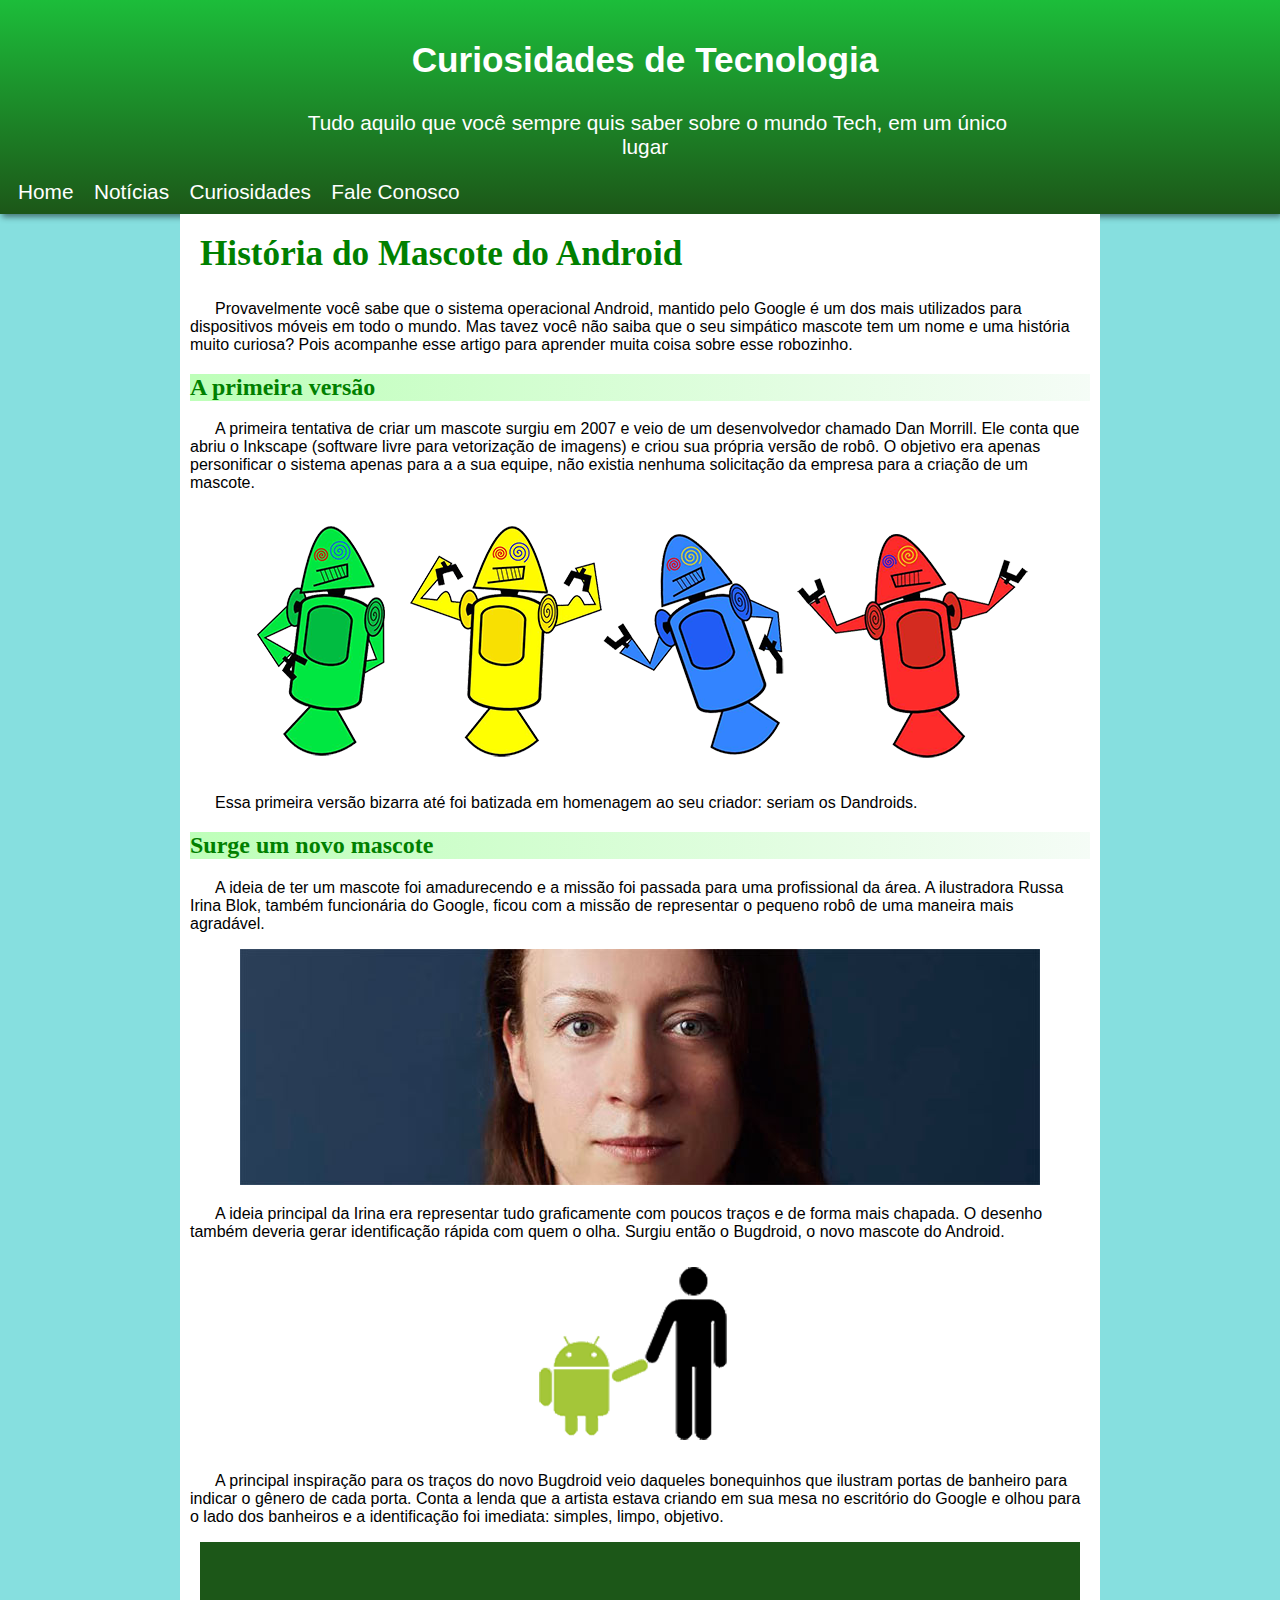
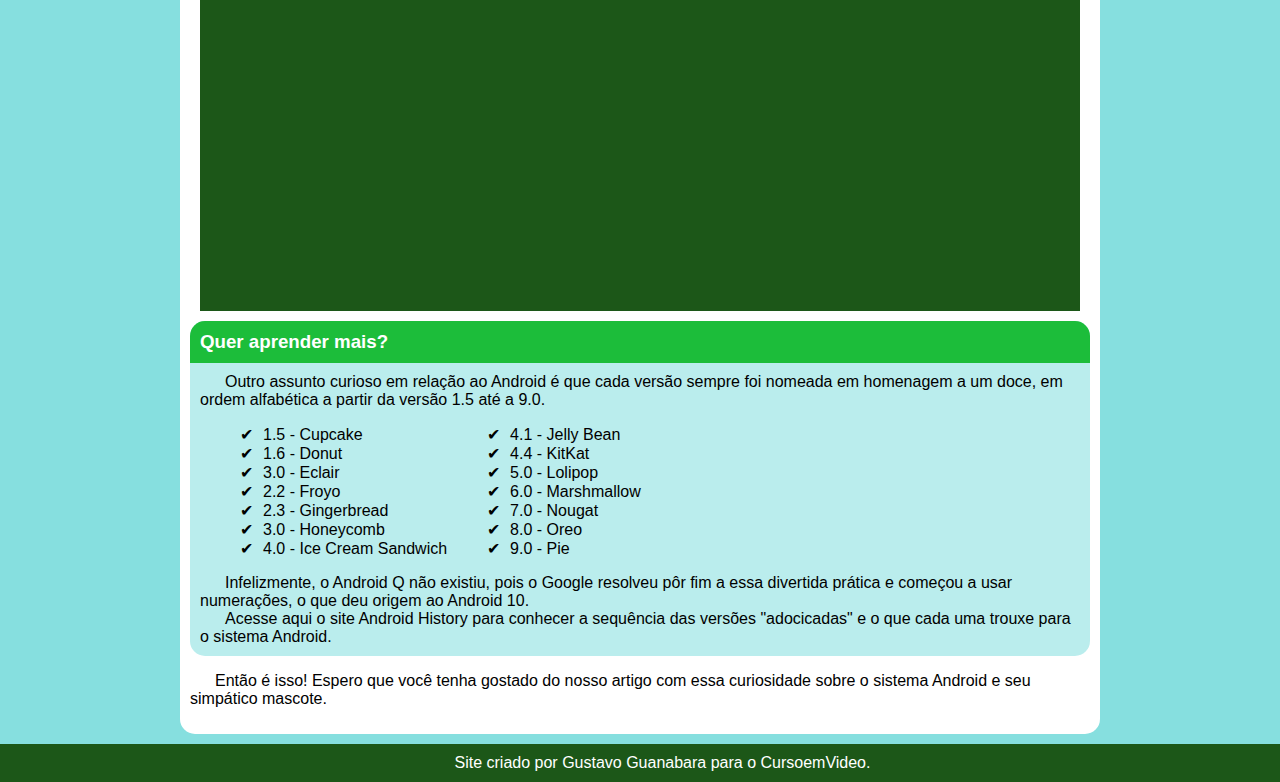
<file: desafio10/index.html>
<!DOCTYPE html>
<html lang="pt-br">
<head>
    <meta charset="UTF-8">
    <meta name="viewport" content="width=device-width, initial-scale=1.0">
    <title>Como surgiu o mascote do Android</title>
    <link rel="stylesheet" href="style.css">
    <link rel="shortcut icon" href="imagens/favicon.ico" type="image/x-icon">
</head>
<body>
    <header>
        <section id="titulo">
            <h1>Curiosidades de Tecnologia</h1>
            <p>Tudo aquilo que você sempre quis saber sobre o mundo Tech, em um único lugar</p>
        </section>
        <section id="menuTitulo">
            <nav>
                <ul id="menu">
                    <li><a href="" class="linkMenu">Home</a></li>
                    <li><a href="" class="linkMenu">Notícias</a></li>
                    <li><a href=""class=" linkMenu">Curiosidades</a></li>
                    <li><a href="" class="linkMenu">Fale Conosco</a></li>
                </ul>
            </nav>
        </section>
    </header>

    <main>
        <article>
            <h1>História do Mascote do Android</h1>
            <p>Provavelmente você sabe que o sistema operacional Android, mantido pelo Google é um dos mais utilizados para dispositivos móveis em todo o mundo. Mas tavez você não saiba que o seu simpático mascote tem um nome e uma história muito curiosa? Pois acompanhe esse artigo para aprender muita coisa sobre esse robozinho.</p>
            <h2>A primeira versão</h2>
            <p>A primeira tentativa de criar um mascote surgiu em 2007 e veio de um desenvolvedor chamado Dan Morrill. Ele conta que abriu o Inkscape (software livre para vetorização de imagens) e criou sua própria versão de robô. O objetivo era apenas personificar o sistema apenas para a a sua equipe, não existia nenhuma solicitação da empresa para a criação de um mascote.</p>
                <div class="img"><img src="imagens/dan-droids.png" alt="BugDroid"></div>
            <p>Essa primeira versão bizarra até foi batizada em homenagem ao seu criador: seriam os Dandroids.</p>
            <h2>Surge um novo mascote</h2>
            <p>A ideia de ter um mascote foi amadurecendo e a missão foi passada para uma profissional da área. A ilustradora Russa Irina Blok, também funcionária do Google, ficou com a missão de representar o pequeno robô de uma maneira mais agradável.</p>
                <div class="img"><img src="imagens/irina-blok.jpg" alt="Criadora do BugDroid"></div>
            <p>A ideia principal da Irina era representar tudo graficamente com poucos traços e de forma mais chapada. O desenho também deveria gerar identificação rápida com quem o olha. Surgiu então o Bugdroid, o novo mascote do Android.</p>  
                <div class="img"><img src="imagens/bugdroid.png" alt="BugDroid"></div>
            <p>A principal inspiração para os traços do novo Bugdroid veio daqueles bonequinhos que ilustram portas de banheiro para indicar o gênero de cada porta. Conta a lenda que a artista estava criando em sua mesa no escritório do Google e olhou para o lado dos banheiros e a identificação foi imediata: simples, limpo, objetivo.</p>
            <div id="video">
                <iframe width="560" height="315" src="https://www.youtube.com/embed/l2UDgpLz20M?si=0HH4PM26O9sfG0qn" title="YouTube video player" frameborder="0" allow="accelerometer; autoplay; clipboard-write; encrypted-media; gyroscope; picture-in-picture; web-share" referrerpolicy="strict-origin-when-cross-origin" allowfullscreen></iframe>
                
            </div>
        </article>
        <section>
            <div id="mais">
                
                <h3>Quer aprender mais?</h3>
                <div id="assuntoCurioso">
                    <p>Outro assunto curioso em relação ao Android é que cada versão sempre foi nomeada em homenagem a um doce, em ordem alfabética a partir da versão 1.5 até a 9.0.</p>
                    <div id="listAnd">
                        <ul>
                            <li>1.5 - Cupcake</li>
                            <li>1.6 - Donut</li>
                            <li>3.0 - Eclair</li>
                            <li>2.2 - Froyo</li>
                            <li>2.3 - Gingerbread</li>
                            <li>3.0 - Honeycomb</li>
                            <li>4.0 - Ice Cream Sandwich</li>
                        </ul>
                        <ul id="segList">
                            <li>4.1 - Jelly Bean</li>
                            <li>4.4 - KitKat</li>
                            <li>5.0 - Lolipop</li>
                            <li>6.0 - Marshmallow</li>
                            <li>7.0 - Nougat</li>
                            <li>8.0 - Oreo</li>
                            <li>9.0 - Pie</li>
                        </ul>
                    </div>
                    <p>Infelizmente, o Android Q não existiu, pois o Google resolveu pôr fim a essa divertida prática e começou a usar numerações, o que deu origem ao Android 10.</p>
                    <p>Acesse aqui o site Android History para conhecer a sequência das versões "adocicadas" e o que cada uma trouxe para o sistema Android.</p>
                </div>
            </div>
        </section>
        <div id="extra">
    
            <p>Então é isso! Espero que você tenha gostado do nosso artigo com essa curiosidade sobre o sistema Android e seu simpático mascote.</p>
        </div>


    </main>

    <footer>
        <p>Site criado por Gustavo Guanabara para o CursoemVideo.</p>
    </footer>
    
</body>
</html>
</file>
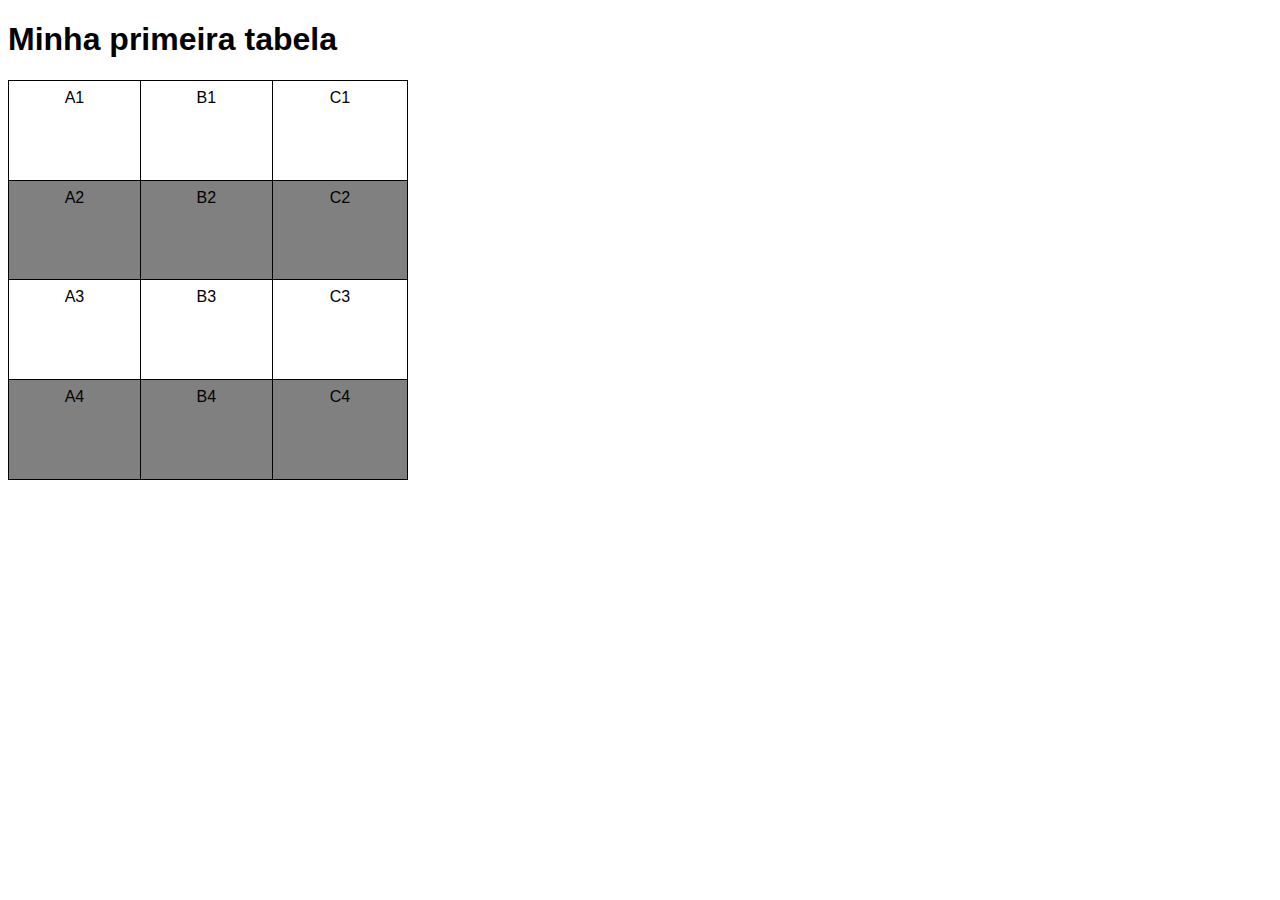
<file: ex023/index.html>
<!DOCTYPE html>
<html lang="pt-br">
<head>
    <meta charset="UTF-8">
    <meta name="viewport" content="width=device-width, initial-scale=1.0">
    <title>Tabelas</title>
    <style>
        body{
            font-family: Arial, Helvetica, sans-serif;
        }
        table{
            width: 400px;
            border-collapse: collapse;
            height: 400px;
        }
        tr.linha{
            background-color: gray;
        }
        td{
            border: 1px solid black;
            padding: 8px;
            text-align: center;
            vertical-align: top; /*top, middle, bottom*/
        }
        
    </style>
</head>
<body>
    <h1>Minha primeira tabela</h1>
        <!-- HIERARQUIA DE TABELAS
         TABLE = tabela
            TABLE ROWS = linhas
                TABLE HEADER = cabeçalho de tabela 
                TABLE DATA = dados -->
    <table>
        <tr>
            <td>A1</td>
            <td>B1</td>
            <td>C1</td>
        </tr>
        <tr class="linha">
            <td>A2</td>
            <td>B2</td>
            <td>C2</td>
        </tr>
        <tr>
            <td>A3</td>
            <td>B3</td>
            <td>C3</td>
        </tr>
        <tr class="linha">
            <td>A4</td>
            <td>B4</td>
            <td>C4</td>
        </tr>
    </table>
</body>
</html>
</file>
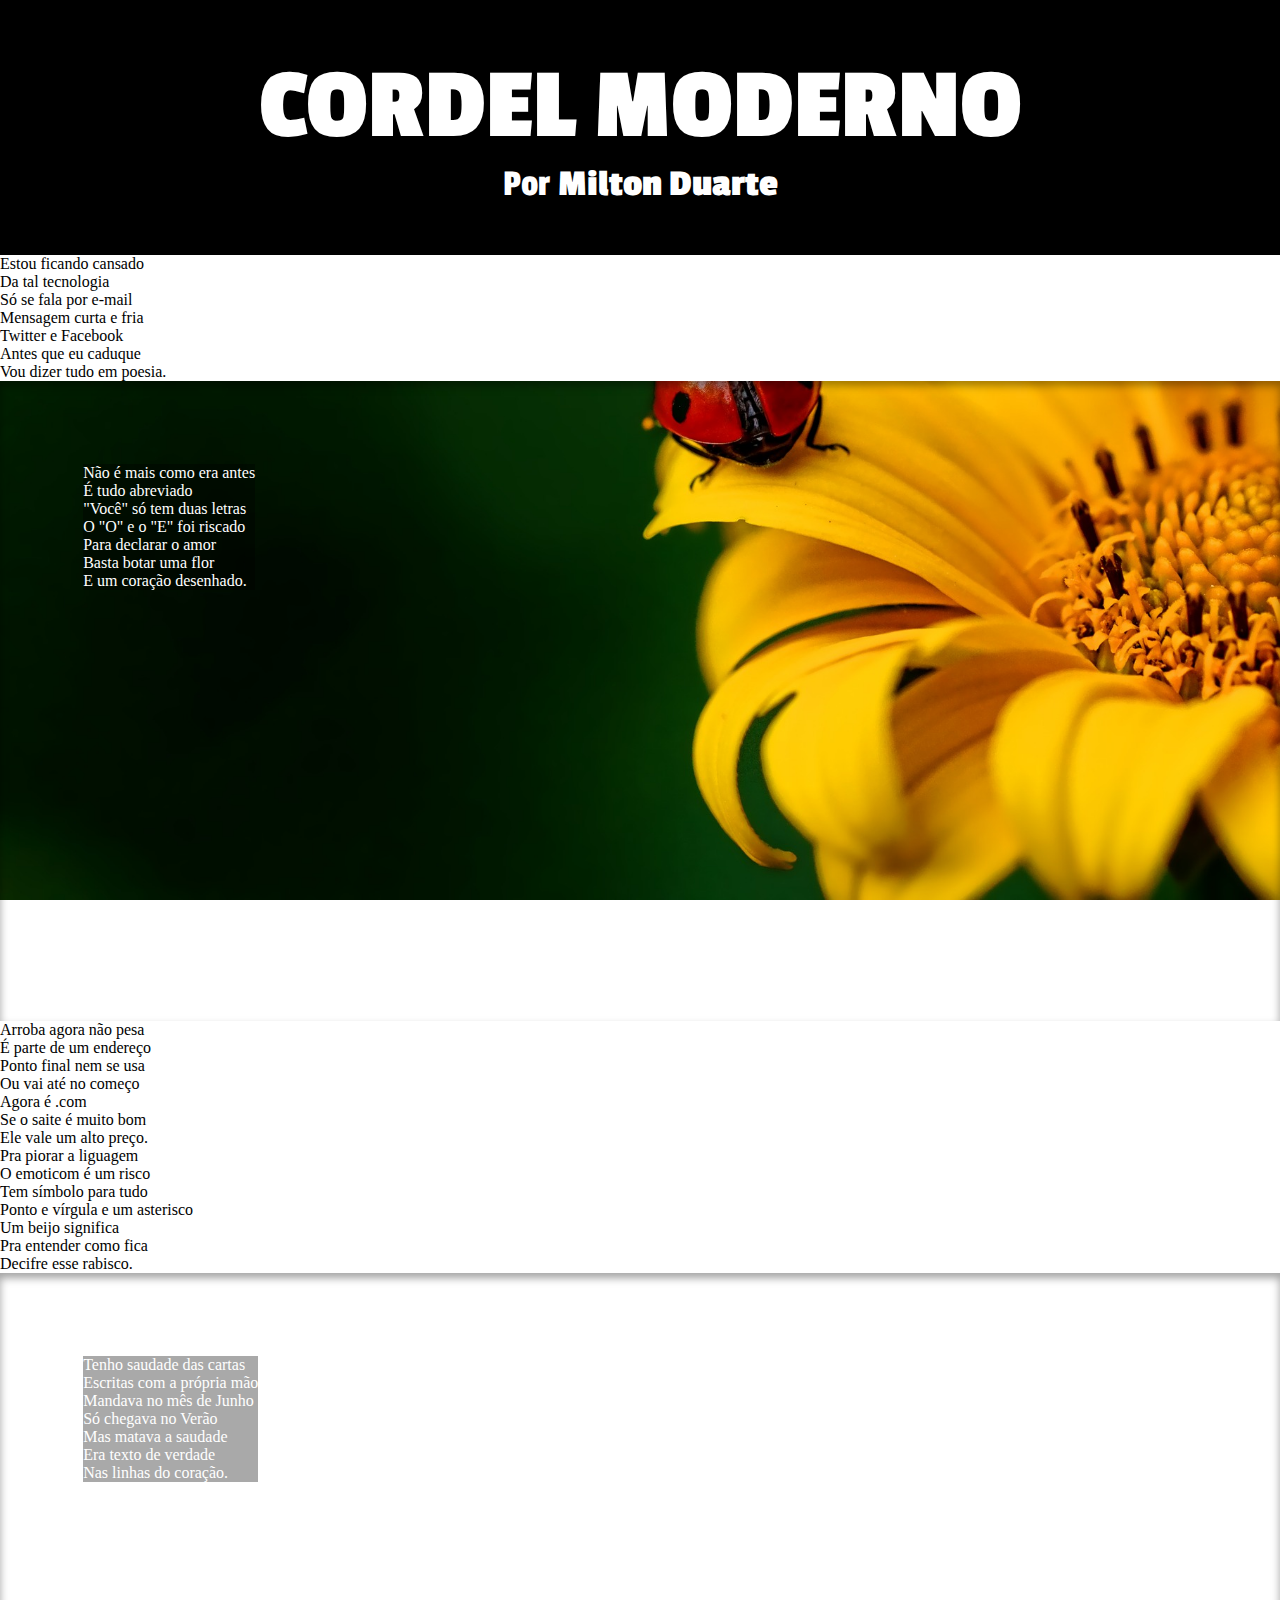
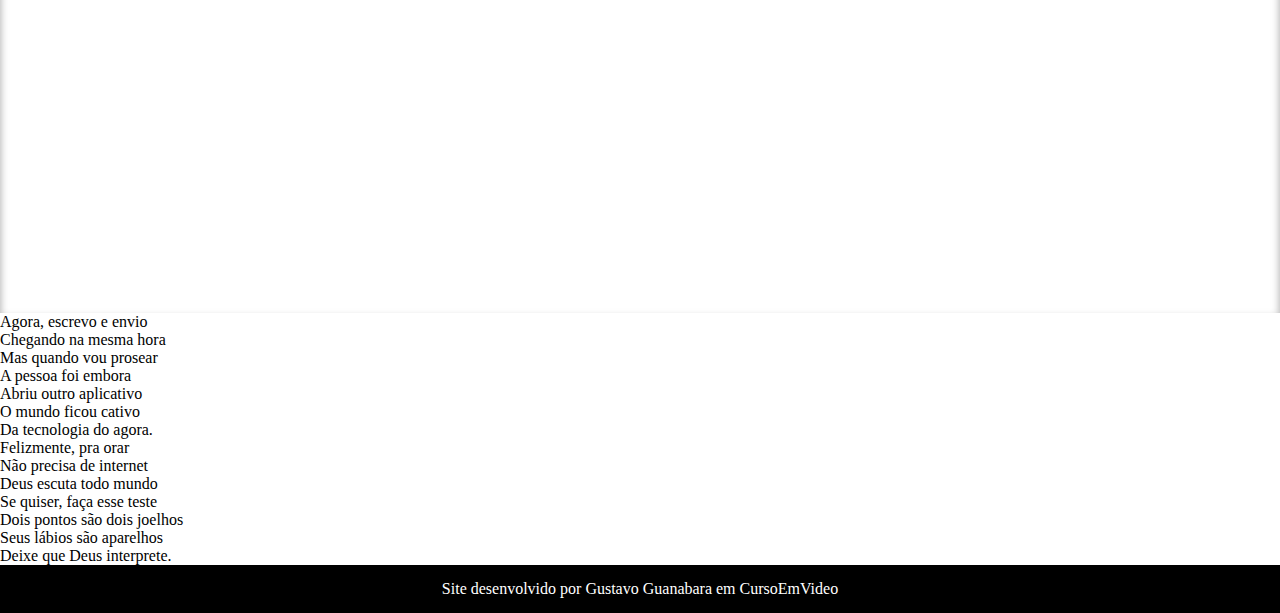
<file: ProjetoCordel/index.html>
<!DOCTYPE html>
<html lang="pt-br">
<head>
    <meta charset="UTF-8">
    <meta name="viewport" content="width=device-width, initial-scale=1.0">
    <title>Projeto Cordel</title>
    <link rel="stylesheet" href="style.css">
</head>
<body>
    <header>
        <h1>CORDEL MODERNO</h1>
<p>Por <a href="https://www.recantodasletras.com.br/poesias/3186743" target="_blank"><strong>Milton Duarte</strong></a></p>
    </header>
    <main>
        <article>
            <p>
                Estou ficando cansado<br>
                Da tal tecnologia<br>
                Só se fala por e-mail<br>
                Mensagem curta e fria<br>
                Twitter e Facebook<br>
                Antes que eu caduque<br>
                Vou dizer tudo em poesia.<br>
            </p>
            <div id="pImg" class="parallax">
                <div>
                    <p class="back">
                        Não é mais como era antes<br>
                        É tudo abreviado<br>
                        "Você" só tem duas letras<br>
                        O "O" e o "E" foi riscado<br>
                        Para declarar o amor<br>
                        Basta botar uma flor<br>
                        E um coração desenhado.<br>
                    </p>
                </div>
            </div>
            <p>
                Arroba agora não pesa<br>
                É parte de um endereço<br>
                Ponto final nem se usa<br>
                Ou vai até no começo<br>
                Agora é .com<br>
                Se o saite é muito bom<br>
                Ele vale um alto preço.<br>
            </p>
            <p>
                Pra piorar a liguagem<br>
                O emoticom é um risco<br>
                Tem símbolo para tudo<br>
                Ponto e vírgula e um asterisco<br>
                Um beijo significa<br>
                Pra entender como fica<br>
                Decifre esse rabisco.<br>
            </p>
            <div id="sImg" class="parallax">
                <div>
                    <p class="back">
                        Tenho saudade das cartas<br>
                        Escritas com a própria mão<br>
                        Mandava no mês de Junho<br>
                        Só chegava no Verão<br>
                        Mas matava a saudade<br>
                        Era texto de verdade<br>
                        Nas linhas do coração.<br>
                    </p>
                </div>
            </div>
            <p>
                Agora, escrevo e envio<br>
                Chegando na mesma hora<br>
                Mas quando vou prosear<br>
                A pessoa foi embora<br>
                Abriu outro aplicativo<br>
                O mundo ficou cativo<br>
                Da tecnologia do agora.<br>
            </p>
            <p>
                Felizmente, pra orar<br>
                Não precisa de internet<br>
                Deus escuta todo mundo<br>
                Se quiser, faça esse teste<br>
                Dois pontos são dois joelhos<br>
                Seus lábios são aparelhos<br>
                Deixe que Deus interprete.
            </p>
        </article>
    </main>
    <footer>
        <p>Site desenvolvido por <a href="https://gustavoguanabara.github.io" target="_blank">Gustavo Guanabara</a> em <a href="https://www.cursoemvideo.com" target="_blank">CursoEmVideo</a></p>
    </footer>

    <script>
        const texto = document.querySelector('h1');
        const palavras = texto.innerText.split(' ');
        
        const novoConteudo = palavras.map(palavra =>{
            const primeiraLetra = palavra.charAt(0);
            const restoDaPalavra = palavra.slice(1);
            return '<span class="primeira-letra">'+primeiraLetra+'</span>'+ restoDaPalavra;
        }).join(' ');
        texto.innerHTML = novoConteudo;
    </script>
</body>
</html>
</file>
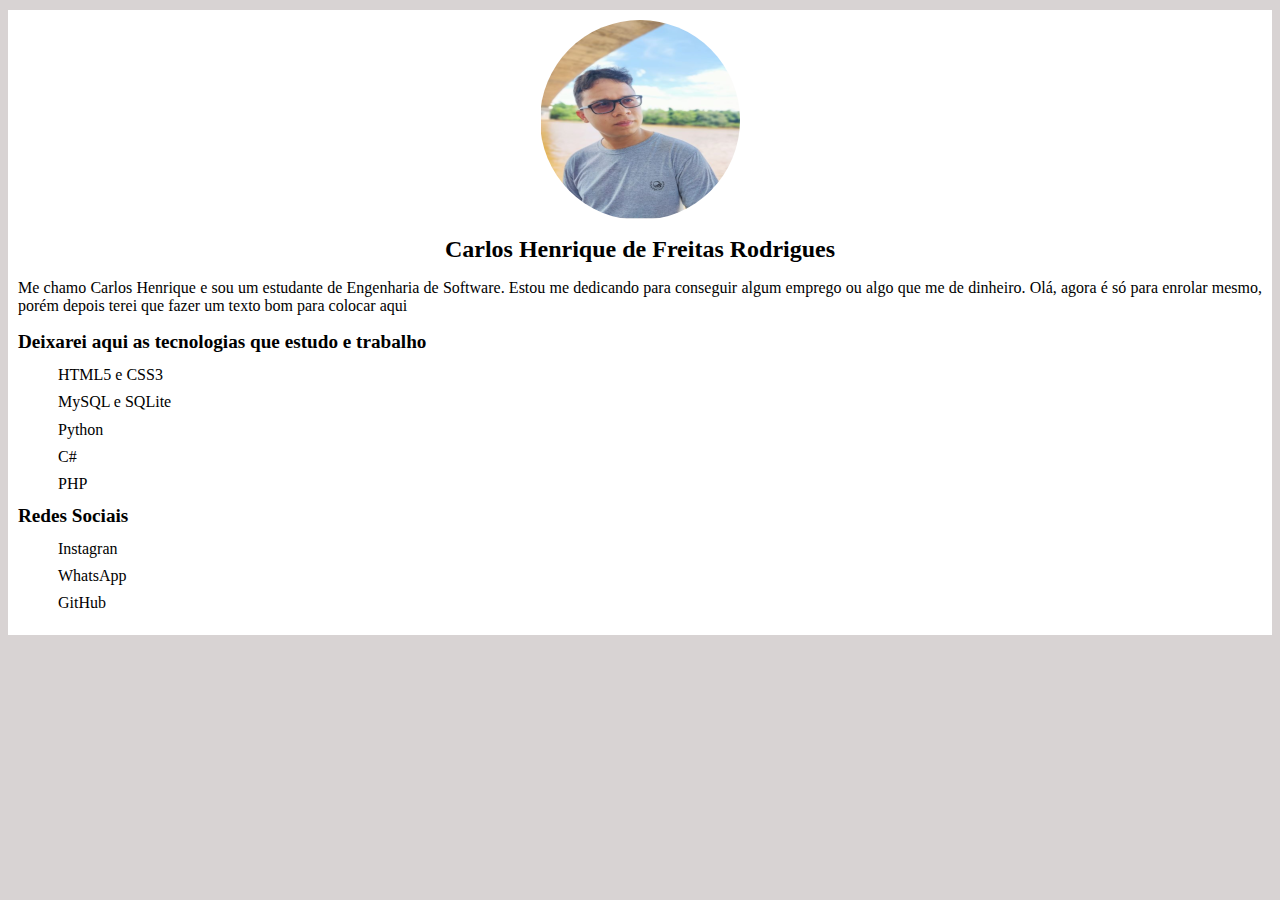
<file: Treino01/index.html>
<!DOCTYPE html>
<html lang="pt-br">
<head>
    <meta charset="UTF-8">
    <meta name="viewport" content="width=device-width, initial-scale=1.0">
    <title>Document</title>
    <link rel="stylesheet" href="style.css">
</head>
<body>
    <div id="conteinerPrincipal">
        <img src="imgCarlos.png" alt="Imagem do Carlos Henrique">
        <h1>Carlos Henrique de Freitas Rodrigues</h1>
        <p>Me chamo Carlos Henrique e sou um estudante de Engenharia de Software. Estou me dedicando para conseguir algum emprego ou algo que me de dinheiro. Olá, agora é só para enrolar mesmo, porém depois terei que fazer um texto bom para colocar aqui </p>
        
        <h2>Deixarei aqui as tecnologias que estudo e trabalho</h2>
        <li>
            <ol>HTML5 e CSS3</ol>
            <ol>MySQL e SQLite</ol>
            <ol>Python</ol>
            <ol>C#</ol>
            <ol>PHP</ol>
        </li>

        <h2>Redes Sociais</h2>
        <li>
            <ol><a href="https://www.instagram.com/carlos.herique_" target="_blank">Instagran</a></ol>
            <ol><a href="https://wa.me/5586994037963" target="_blank">WhatsApp</a></ol>
            <ol><a href="https://github.com/Carlos-Herique-dot" target="_blank">GitHub</a></ol>
        </li>

    </div>
    
</body>
</html>
</file>
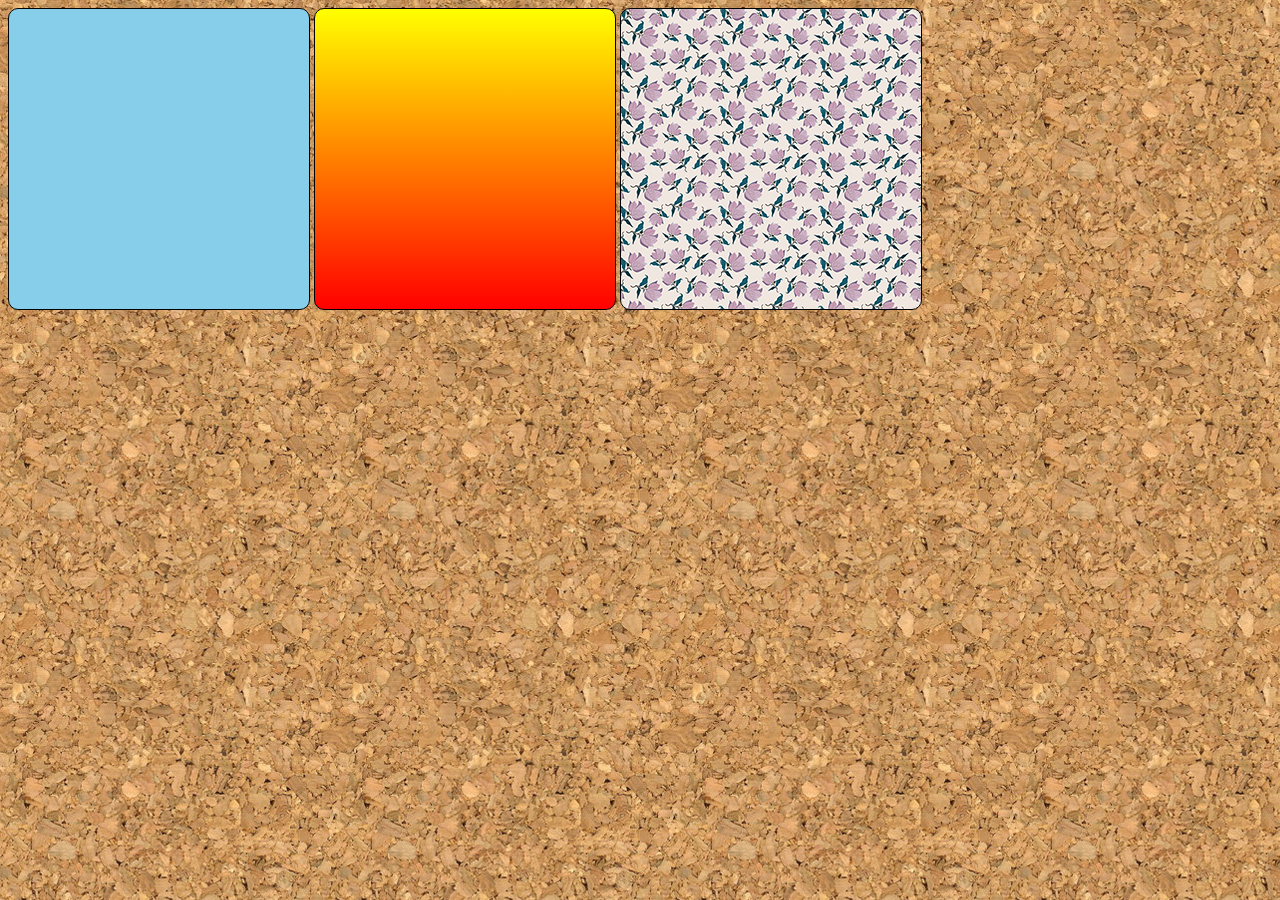
<file: ex022/fundo001.html>
<!DOCTYPE html>
<html lang="pt-br">
<head>
    <meta charset="UTF-8">
    <meta name="viewport" content="width=device-width, initial-scale=1.0">
    <title>teste de imagem de fundo</title>
    <link rel="stylesheet" href="style.css">
</head>
<body>
    <div class="quadrado" id="q1"></div>
    <div class="quadrado" id="q2"></div>
    <div class="quadrado" id="q3"></div>
</body>
</html>
</file>
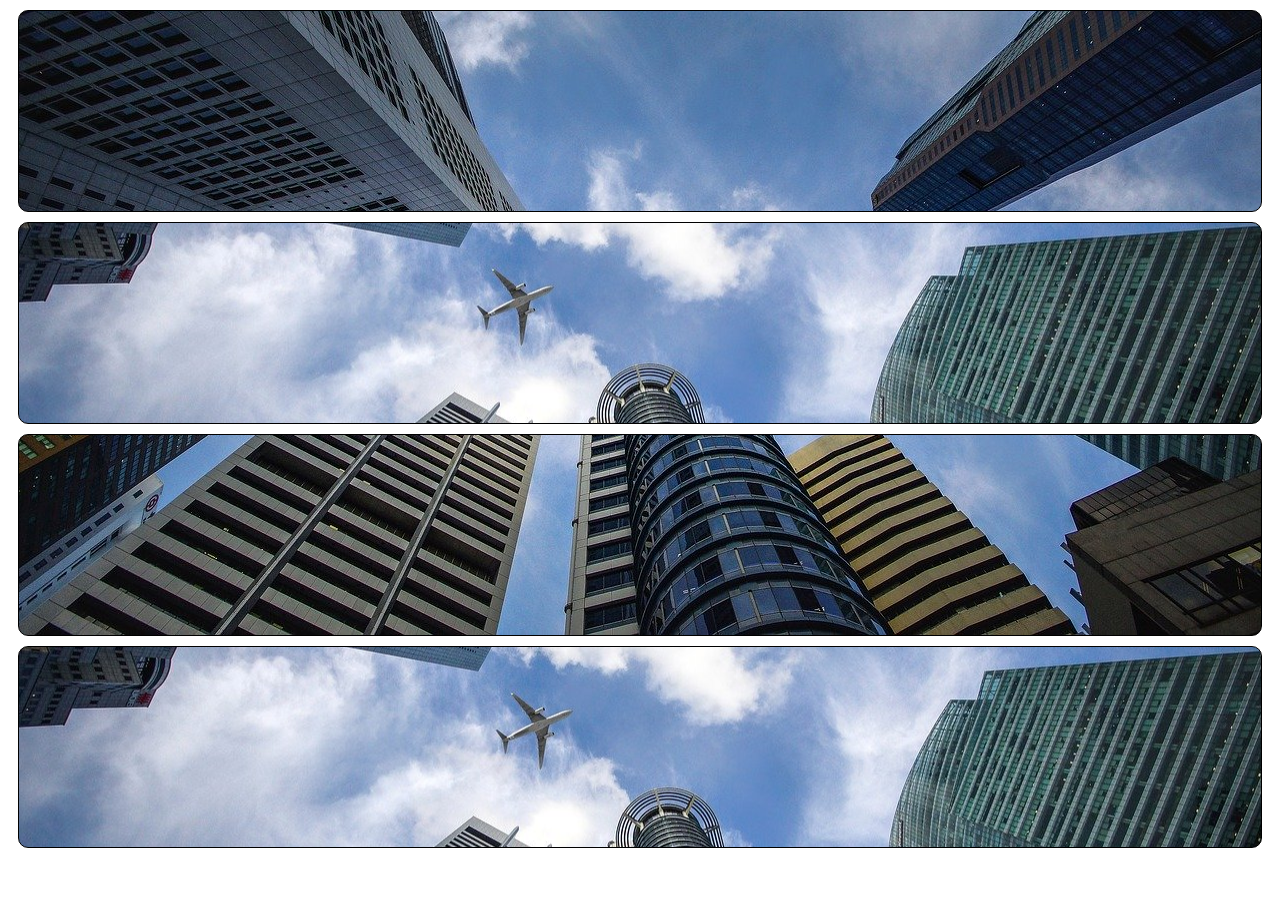
<file: ex022/fundo003.html>
<!DOCTYPE html>
<html lang="pt-br">
<head>
    <meta charset="UTF-8">
    <meta name="viewport" content="width=device-width, initial-scale=1.0">
    <title>Posição dos fundos</title>
    <style>
        .bloco{
            background-image: url('imagens/wallpaper002.jpg');
            height: 200px;
            border: 1px solid black;
            margin: 10px;
            border-radius: 10px;
        }
        #q1{
            background-position: left top;
        }
        #q2{
            background-position: right center;
        }
        #q3{
            background-position: right bottom;
        }
        #q4{
            background-position: center center;
        }
    </style>
</head>
<body>
   <div class="bloco" id="q1"></div>
   <div class="bloco" id="q2"></div>
   <div class="bloco" id="q3"></div>
   <div class="bloco" id="q4"></div>
</body>
</html>
</file>
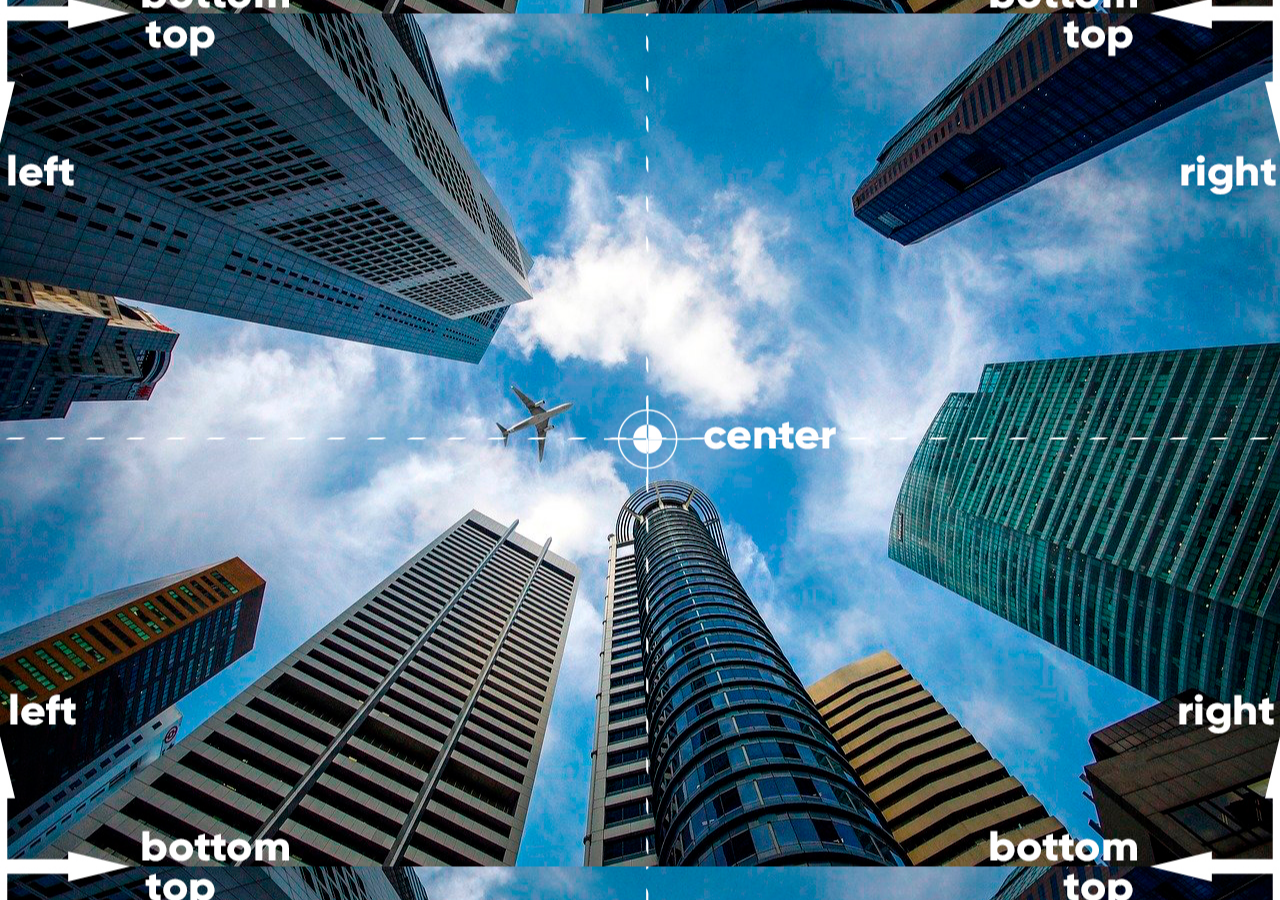
<file: ex022/fundo005.html>
<!DOCTYPE html>
<html lang="pt-br">
<head>
    <meta charset="UTF-8">
    <meta name="viewport" content="width=device-width, initial-scale=1.0">
    <title>Document</title>
    <style>
        body{
            background-image: url('imagens/wallpaper003.jpg');
            background-position: center center;
            height: 96vh;
        }
    </style>
</head>
<body>
    
</body>
</html>
</file>
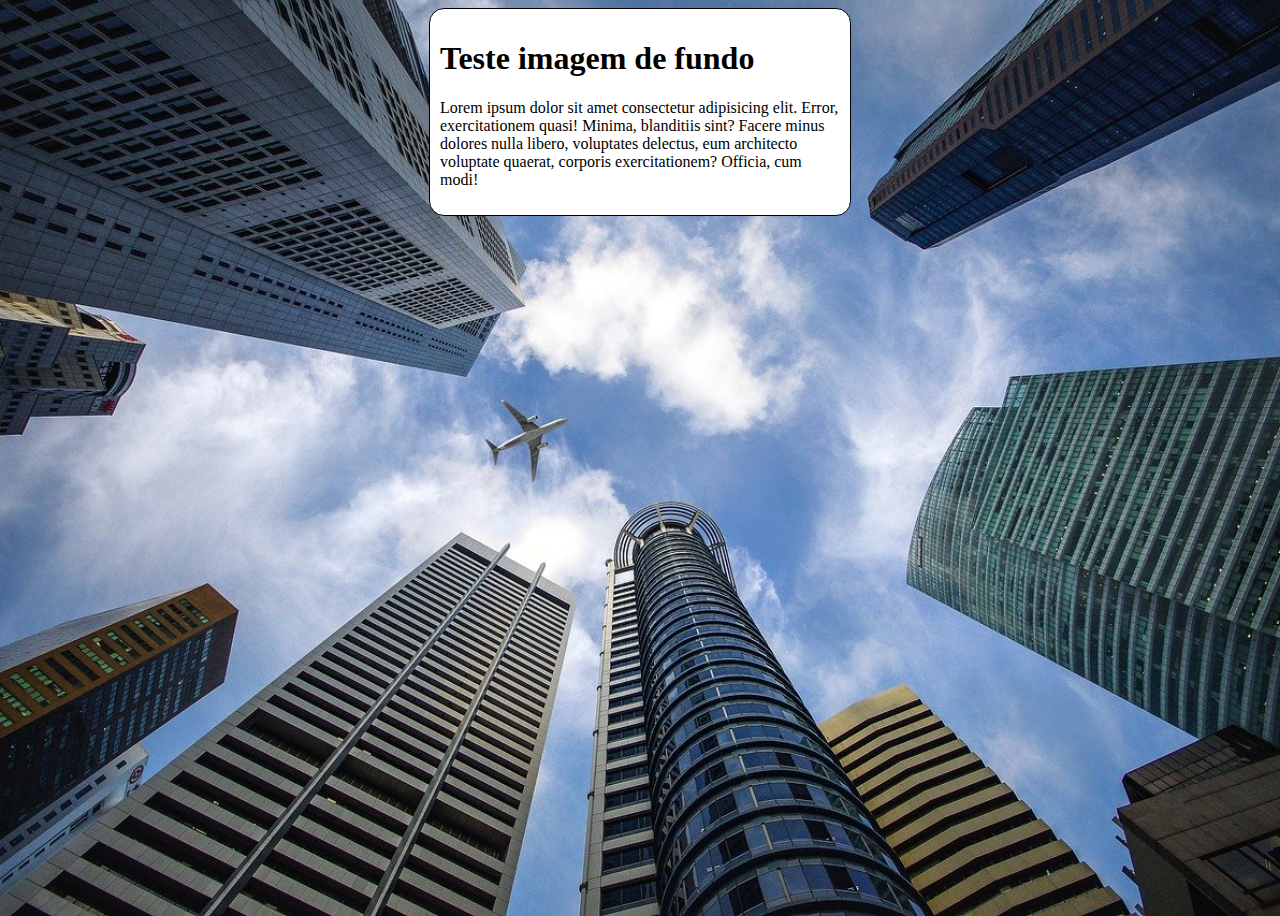
<file: ex022/fundo006.html>
<!DOCTYPE html>
<html lang="en">
<head>
    <meta charset="UTF-8">
    <meta name="viewport" content="width=device-width, initial-scale=1.0">
    <title>Document</title>
    <style>
        body{
            height: 100vh;
            background-color: black;
            background-image: url('imagens/wallpaper002.jpg');
            background-position: center top;
            background-repeat: no-repeat;
            background-size: cover;
        }
        main{
            background-color: white;
            width: 400px;
            padding: 10px;
            margin: auto;
            border: 1px solid black;
            border-radius: 15px;
        }
    </style>
</head>
<body>
    <main>
        <h1>Teste imagem de fundo</h1>
        <p>Lorem ipsum dolor sit amet consectetur adipisicing elit. Error, exercitationem quasi! Minima, blanditiis sint? Facere minus dolores nulla libero, voluptates delectus, eum architecto voluptate quaerat, corporis exercitationem? Officia, cum modi!</p>
    </main>
</body>
</html>
</file>
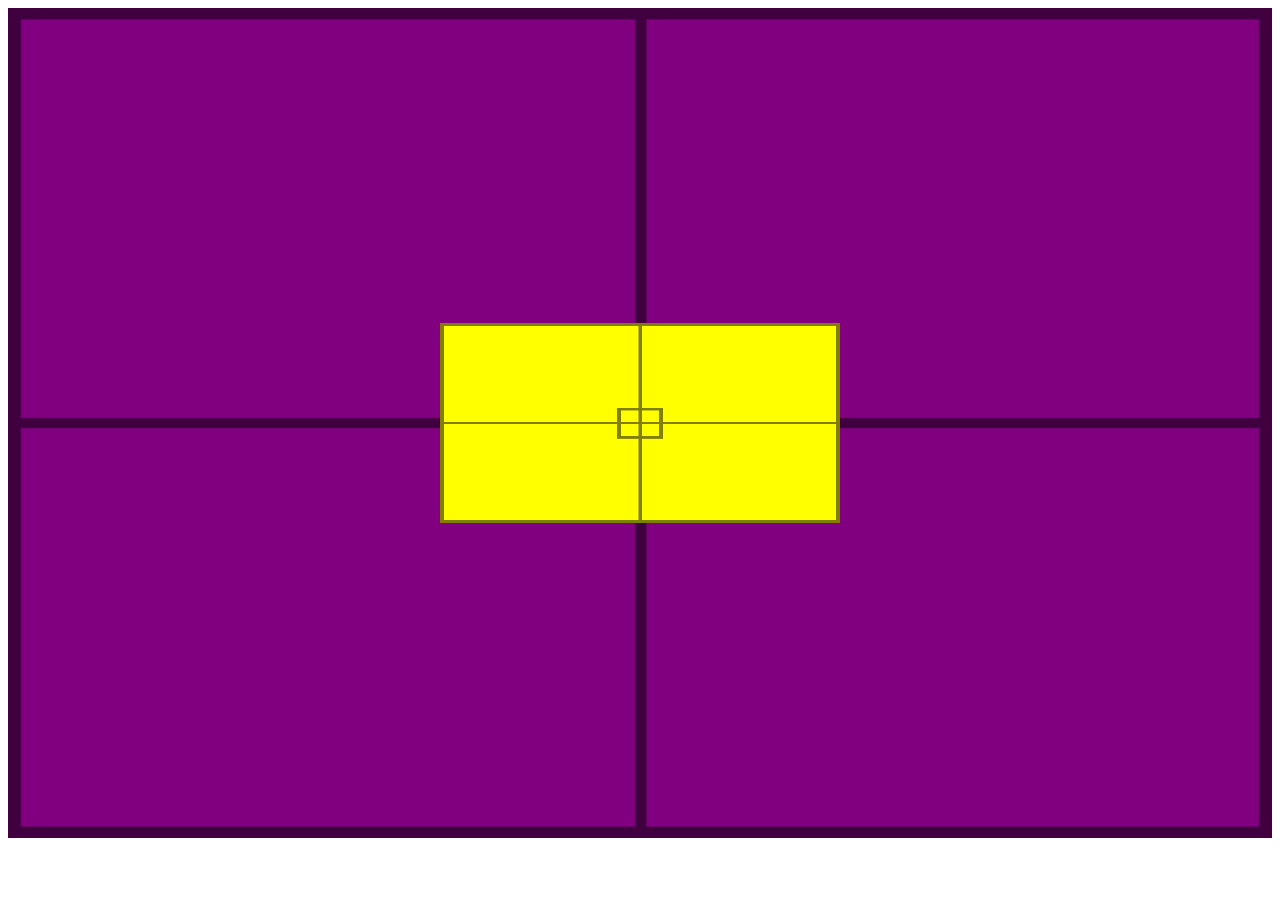
<file: ex022/fundo07.html>
<!DOCTYPE html>
<html lang="pt-br">
<head>
    <meta charset="UTF-8">
    <meta name="viewport" content="width=device-width, initial-scale=1.0">
    <title>Document</title>
    <style>
        #container{
            background-image: url("imagens/target001.png");
            background-size: 100% 100%;
            position: relative;
            height: 90vh;
            padding: 10px;
            background-color: purple;
        }

        #conteudo{
            position: absolute;
            background-image: url("imagens/target001.png");
            background-size: 100% 100%;
            height: 200px;
            width: 400px;
            background-color: yellow;

            left: 50%;
            top: 50%;
            transform: translate(-50%, -50%);
        }


    </style>
</head>
<body>
    <section id="container">
        <article id="conteudo">

        </article>
    </section>
    
</body>
</html>
</file>
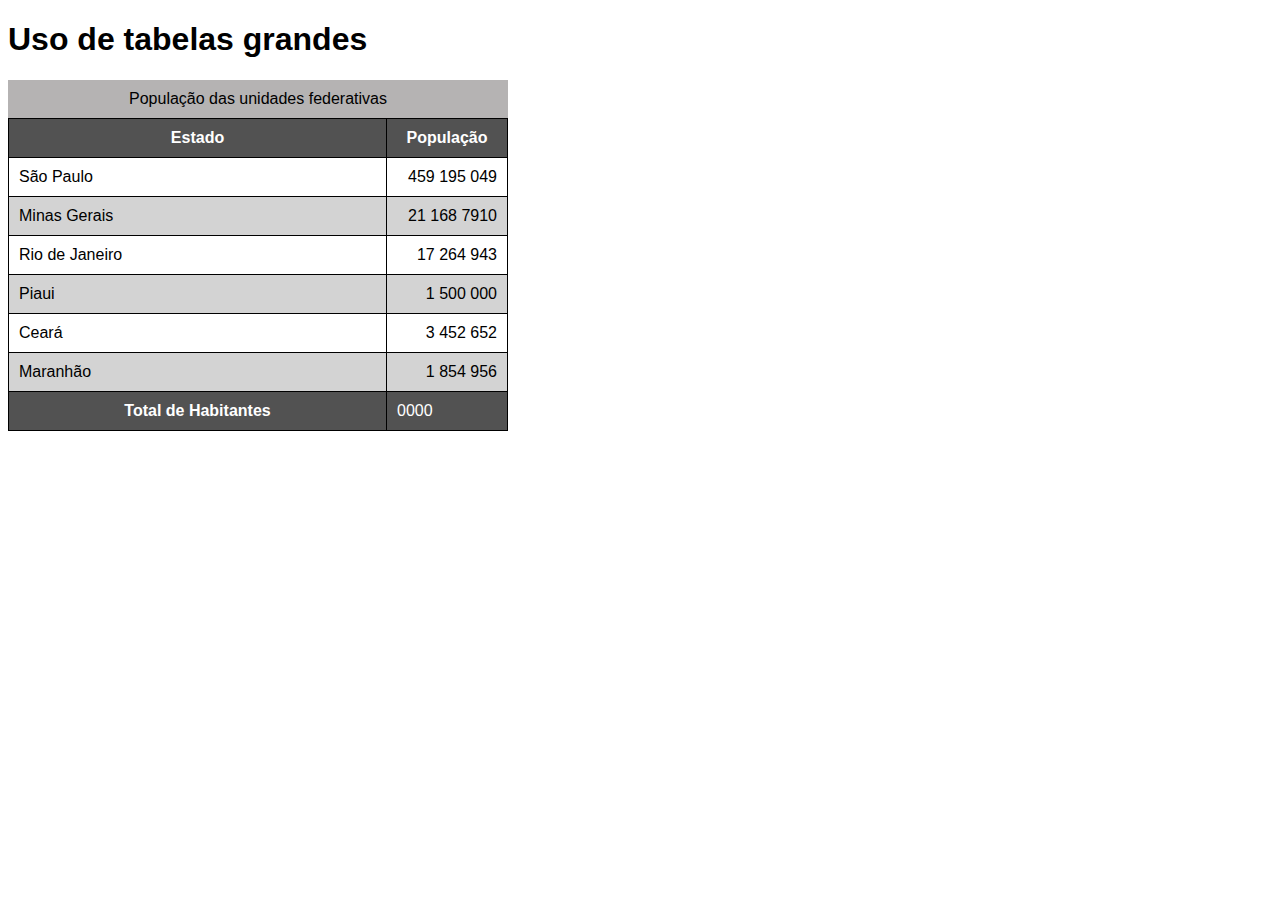
<file: ex023/tabela002.html>
<!DOCTYPE html>
<html lang="pt-br">
<head>
    <meta charset="UTF-8">
    <meta name="viewport" content="width=device-width, initial-scale=1.0">
    <title>Tabelas</title>
    <style>
        body{
            font-family: Arial, Helvetica, sans-serif;
        }
        table{
            width: 500px;
            border-collapse: collapse;
        }
        th, td{
            border: 1px solid black;
            padding: 10px;
        }
        thead, tfoot{
            background-color: rgb(82, 82, 82);
            color: white;
        }
        .num{
            text-align: right;
        }
        caption{
            background-color: rgb(181, 179, 179);
            padding: 10px;
        }
        tbody > tr:nth-child(2n){
            background-color: lightgray;
        }

    </style>
</head>
<body>
    <h1>Uso de tabelas grandes</h1>
    <!--ANATOMIA PARA TABELAS GRANDES
    TABLE   
        THEAD
            TR, TD, TH
        TBODY
            TR, TD, TH
        TFOOT 
            TR, TD, TH
     -->
    <table>
        <caption>População das unidades federativas</caption>
        <thead>
            <tr>
                <th scope="col">Estado</th>
                <th scope="col" style="width: 100px;">População</th>
            </tr>
        </thead>
        <tbody>
                <tr>
                    <td>São Paulo</td>
                    <td class="num">459 195 049</td>
                </tr>
                <tr>
                    <td>Minas Gerais</td>
                    <td class="num">21 168 7910</td>
                    
                </tr>
                <tr>
                    <td>Rio de Janeiro</td>
                    <td class="num">17 264 943</td>
                </tr>
                <tr>
                    <td>Piaui</td>
                    <td class="num"> 1 500 000</td>
                </tr>
                <tr>
                    <td>Ceará</td>
                    <td class="num"> 3 452 652</td>
                </tr>
                <tr>
                    <td>Maranhão</td>
                    <td class="num"> 1 854 956</td>
                </tr>
        </tbody>
        <tfoot>
            <tr>
                <th scope="row">Total de Habitantes</th>
                <td>0000</td>
            </tr>

        </tfoot>
    </table>
</body>
</html>
</file>
<file: desafio10/style.css>
@charset "UTF-8";
@font-face {
    font-family: "Idrod";
    src: url(fontes/idroid.otf);
}

/* geral */

body{
    font-family: Arial, Helvetica, sans-serif;
    background-color: rgb(134, 223, 223);
    overscroll-behavior-y: contain;
    margin: 0;
    padding: 0;
}

p{
    text-indent: 25px;
}

/* geral fim */

/* inicio menu */
header{
    background-image: linear-gradient(to top,  rgb(28, 87, 24),  rgb(28, 189, 58));
    color: white;
    box-shadow: 2px 3px 6px rgba(0, 0, 0, 0.477);
    padding: 30px 0 10px 10px;
}

h1{
    font-size: 2.2em;
    margin: 0;
    padding: 10px;
}

#titulo > p{
    font-size: 1.3em;
}

#titulo{
    width: 60%;
    margin: 0 auto;
    text-align: center;
}

#menu{
    list-style: none;
    padding: 0;
    text-align: left;
    margin: 0;
}

#menu > li{
    display: inline;
    font-size: 1.3em;  
}

.linkMenu{
    text-decoration: none;
    color: white;
    padding: 8px;
    border-radius: 10px;
}

.linkMenu:hover{
    background-color: rgba(255, 255, 255, 0.234);
    color: rgb(11, 50, 9);
}

/* Fim menu */

main{
    background-color: white;
    max-width: 900px;
    margin: auto;
    position: to bottom;
    padding: 10px;
    border-bottom-left-radius: 15px; border-bottom-right-radius: 15px;
}


article > h1{
    margin: 0px;
    font-family: "Idroid";
    color: green;
}

article > h2{
    font-family: "Idroid";
    color: green;
    background-image: linear-gradient(to right, rgba(20, 255, 3, 0.279),  rgba(28, 189, 57, 0.044) );
}

#mais{
    background-color: rgba(134, 223, 223, 0.573);
    border-radius: 15px;
}

#mais > h3{
    background-color: rgb(28, 189, 58);
    color: white;
    padding: 10px;
    border-top-left-radius: 15px;
    border-top-right-radius: 15px;
    margin: 0;
}

#assuntoCurioso{
    padding: 10px;
}

#assuntoCurioso > p{
    margin: 0;
}


#listAnd > ul > li::before{
    content: "✔";
    margin-right: 10px;
}

#listAnd > ul{
    list-style-type: none;
}

#listAnd{
    display: flex;
}


/* Começa o rodapé */
footer{
    background-color: rgb(28, 87, 24);
    color: white;
    padding: 10px;
    margin-top: 10px;
    width: 100%;
    text-align: center;
}

footer > p{
    margin: 0;
}

/* imagens */

.img{
    text-align: center;
    margin: 0;
    
}
.img > img{
    max-width: 100%;
}

#video{
    background-color: rgb(28, 87, 24) ;
    text-align: center;
    margin: 10px;
    padding: 25px 40px 25px 40px;
}

iframe{
    width: 100%;
}
</file>
<file: ProjetoCordel/style.css>
@charset "utf-8";

@import url('https://fonts.googleapis.com/css2?family=Passion+One:wght@400;700;900&display=swap');

@import url('https://fonts.googleapis.com/css2?family=Sriracha&display=swap');

/* Geral */
:root{
    --font1: Verdana, Geneva, Tahoma, sans-serif;
    --font2: 'Passion One', cursive;
    --font3: 'Sriracha', cursive;
}

html, body{
    min-height: 100ch;
}

*{
    margin: 0;
}

/* Fim Geral */

/* Cabeçalho */
header{
    background-color: black;
    font-family: var(--font2);
    color: white;
    text-align: center;
    padding: 50px;
    font-size: 4vw;
}

header h1{
    font-variant: small-caps;
}

header p{
    font-size: 3vw;
}

a{
    color: white;
    text-decoration: none;
}

a:hover{
    text-decoration: underline;
}

/* Fim Cabeçalho */

/* Main */
main{
    background-color: white;
}

main section{
    font-family: var(--font3);
    padding: 30px 0;
    margin-left: 50px;
    font-size: 3vw;
}
/* Fim Main */

/* Footer */
footer{
    background-color: black;
    color: white;
    padding: 15px;
    text-align: center;
}
/* Fim Footer */

/* Imagens */

.parallax{
    position: relative;
    background-attachment: fixed;
    background-position: right center;
    background-size: cover;
    height: 50vw;
    box-shadow: inset 0px 5px 8px rgba(0, 0, 0, 0.367);
}
#pImg{
    background-image: url('imagens/background001.jpg');
}

#sImg{
    background-image: url('imagens/background002.jpg');
}

.back{
    position: absolute;
    color: white;
    background-color: rgba(0, 0, 0, 0.337);
    width: max-content;
    margin: 6.5%;
    padding: 0;
}

/* Fim Imagens */
</file>
<file: Treino01/style.css>
@charset "UTF-8";


body{
    background-color: rgb(216, 211, 211);
    text-align: justify;
}

#conteinerPrincipal{
    background-color: white;
    margin: 10px auto;
    padding: 10px;
    padding-bottom: 10px;
}

img{
    max-width: 200px;
    border-radius: 100%;
    margin: 0 auto;
    display: block;
}

h1{
    font-size: 1.5em;
    text-align: center;
}

h2{
    font-size: 1.2em;
}

a{
    color: black;
    text-decoration: none;
}

a:hover{
    color: blue;
}

li{
    list-style-type: none;
    line-height: 0.7;
}
</file>
<file: ex022/style.css>
@charset "utf-8";

div.quadrado{
    display: inline-block;
    border-radius: 10px;
    border: 1px solid black;
    width: 300px;
    height: 300px;
    background-color: lightgrey;
}

#q1{
    background-color: skyblue;
}

#q2{
    background-image: linear-gradient(to bottom, yellow, red);
}

#q3{
    background-image: url('imagens/pattern003.png');
}

body{
    background-image: url('imagens/wallpaper001.jpg');
}
</file>
